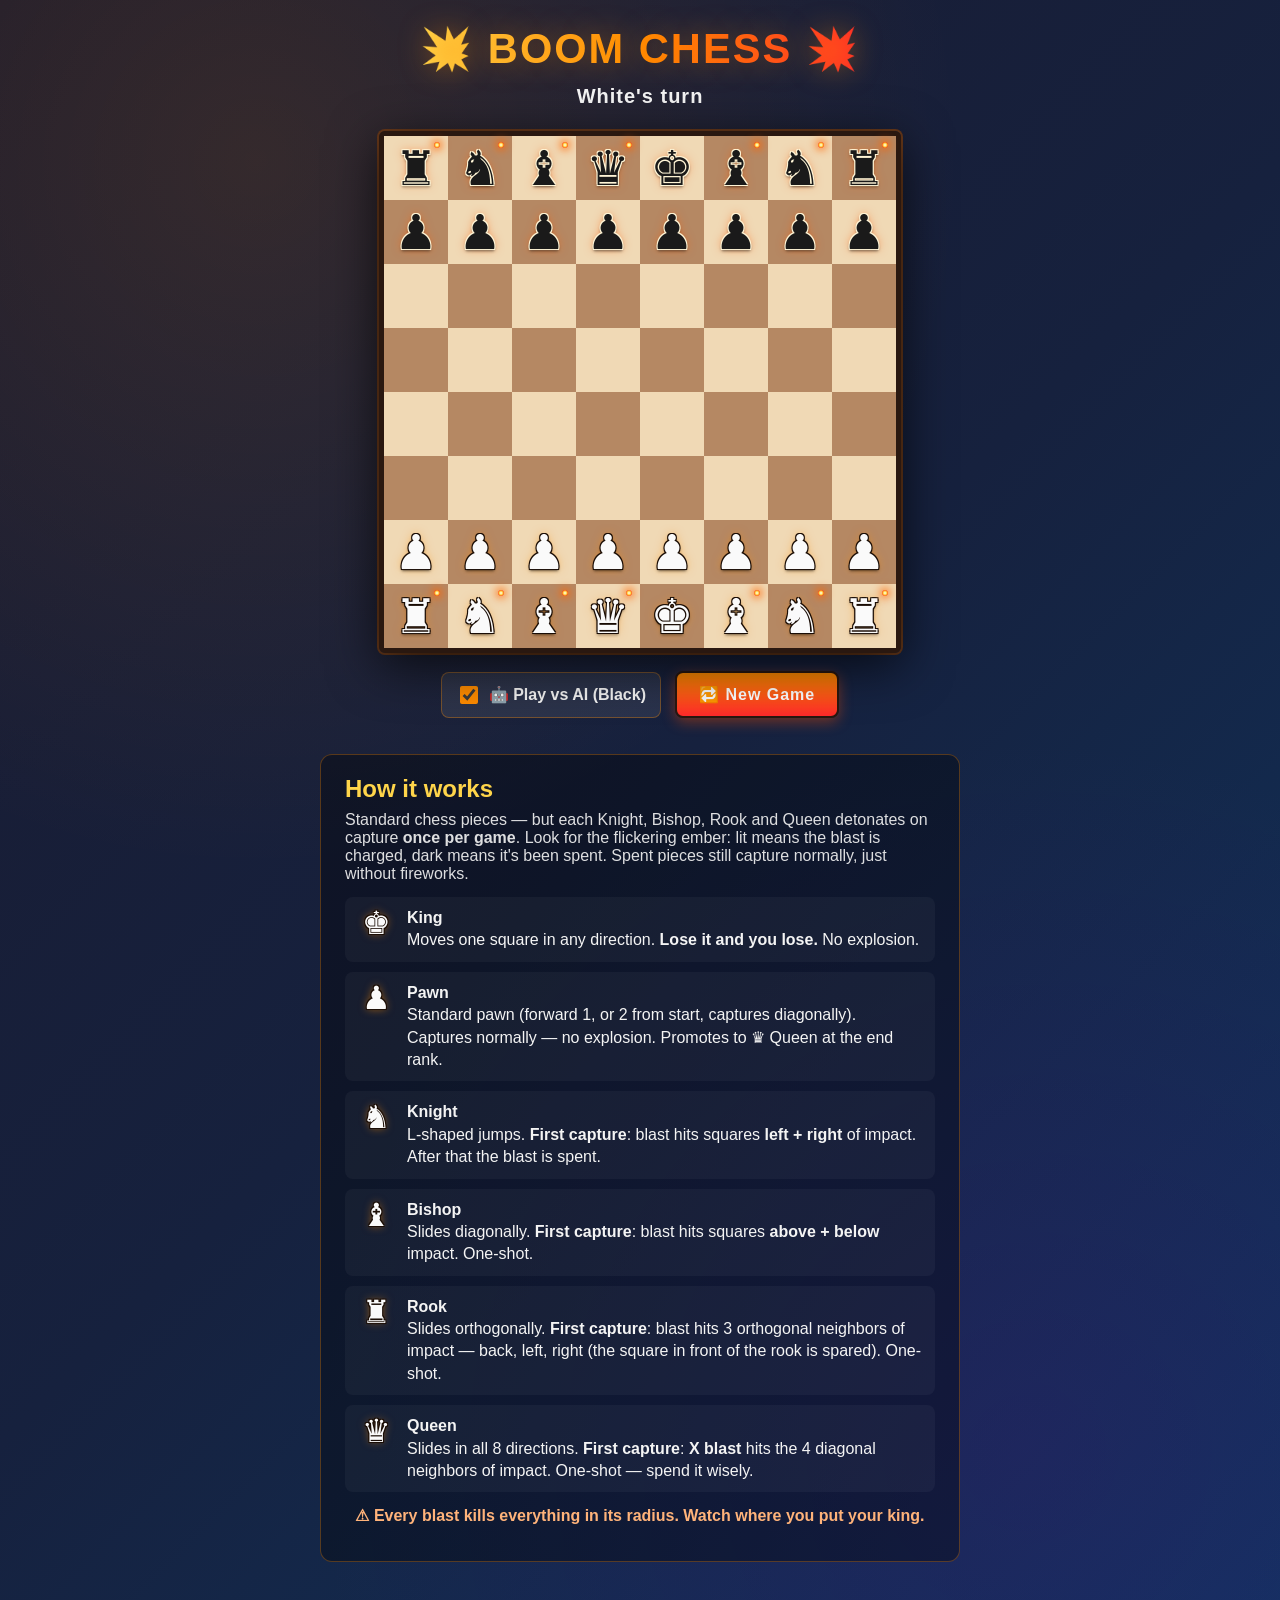
<file: index.html>
<!DOCTYPE html>
<html lang="en">
<head>
  <meta charset="UTF-8">
  <meta name="viewport" content="width=device-width, initial-scale=1">
  <title>BOOM CHESS — Explosive Chess</title>
  <link rel="stylesheet" href="style.css">
</head>
<body>
  <div class="shake-wrap" id="shake">
    <h1>💥 BOOM CHESS 💥</h1>
    <div id="status">White's turn</div>
    <div id="board"></div>
    <div class="controls">
      <label class="ai-toggle">
        <input type="checkbox" id="ai-toggle" checked>
        <span>🤖 Play vs AI (Black)</span>
      </label>
      <button id="reset">🔁 New Game</button>
    </div>
  </div>

  <section class="legend">
    <h2>How it works</h2>
    <p class="tagline">Standard chess pieces — but each Knight, Bishop, Rook and Queen detonates on capture <b>once per game</b>. Look for the flickering ember: lit means the blast is charged, dark means it's been spent. Spent pieces still capture normally, just without fireworks.</p>
    <div class="legend-grid">
      <div class="legend-item">
        <span class="lg-icon piece-icon">♚</span>
        <div><b>King</b><br>Moves one square in any direction. <b>Lose it and you lose.</b> No explosion.</div>
      </div>
      <div class="legend-item">
        <span class="lg-icon piece-icon">♟</span>
        <div><b>Pawn</b><br>Standard pawn (forward 1, or 2 from start, captures diagonally). Captures normally — no explosion. Promotes to ♛ Queen at the end rank.</div>
      </div>
      <div class="legend-item">
        <span class="lg-icon piece-icon">♞</span>
        <div><b>Knight</b><br>L-shaped jumps. <b>First capture</b>: blast hits squares <b>left + right</b> of impact. After that the blast is spent.</div>
      </div>
      <div class="legend-item">
        <span class="lg-icon piece-icon">♝</span>
        <div><b>Bishop</b><br>Slides diagonally. <b>First capture</b>: blast hits squares <b>above + below</b> impact. One-shot.</div>
      </div>
      <div class="legend-item">
        <span class="lg-icon piece-icon">♜</span>
        <div><b>Rook</b><br>Slides orthogonally. <b>First capture</b>: blast hits 3 orthogonal neighbors of impact — back, left, right (the square in front of the rook is spared). One-shot.</div>
      </div>
      <div class="legend-item">
        <span class="lg-icon piece-icon">♛</span>
        <div><b>Queen</b><br>Slides in all 8 directions. <b>First capture</b>: <b>X blast</b> hits the 4 diagonal neighbors of impact. One-shot — spend it wisely.</div>
      </div>
    </div>
    <p class="warning">⚠ Every blast kills <b>everything</b> in its radius. Watch where you put your king.</p>
  </section>

  <script src="game.js"></script>
</body>
</html>
</file>
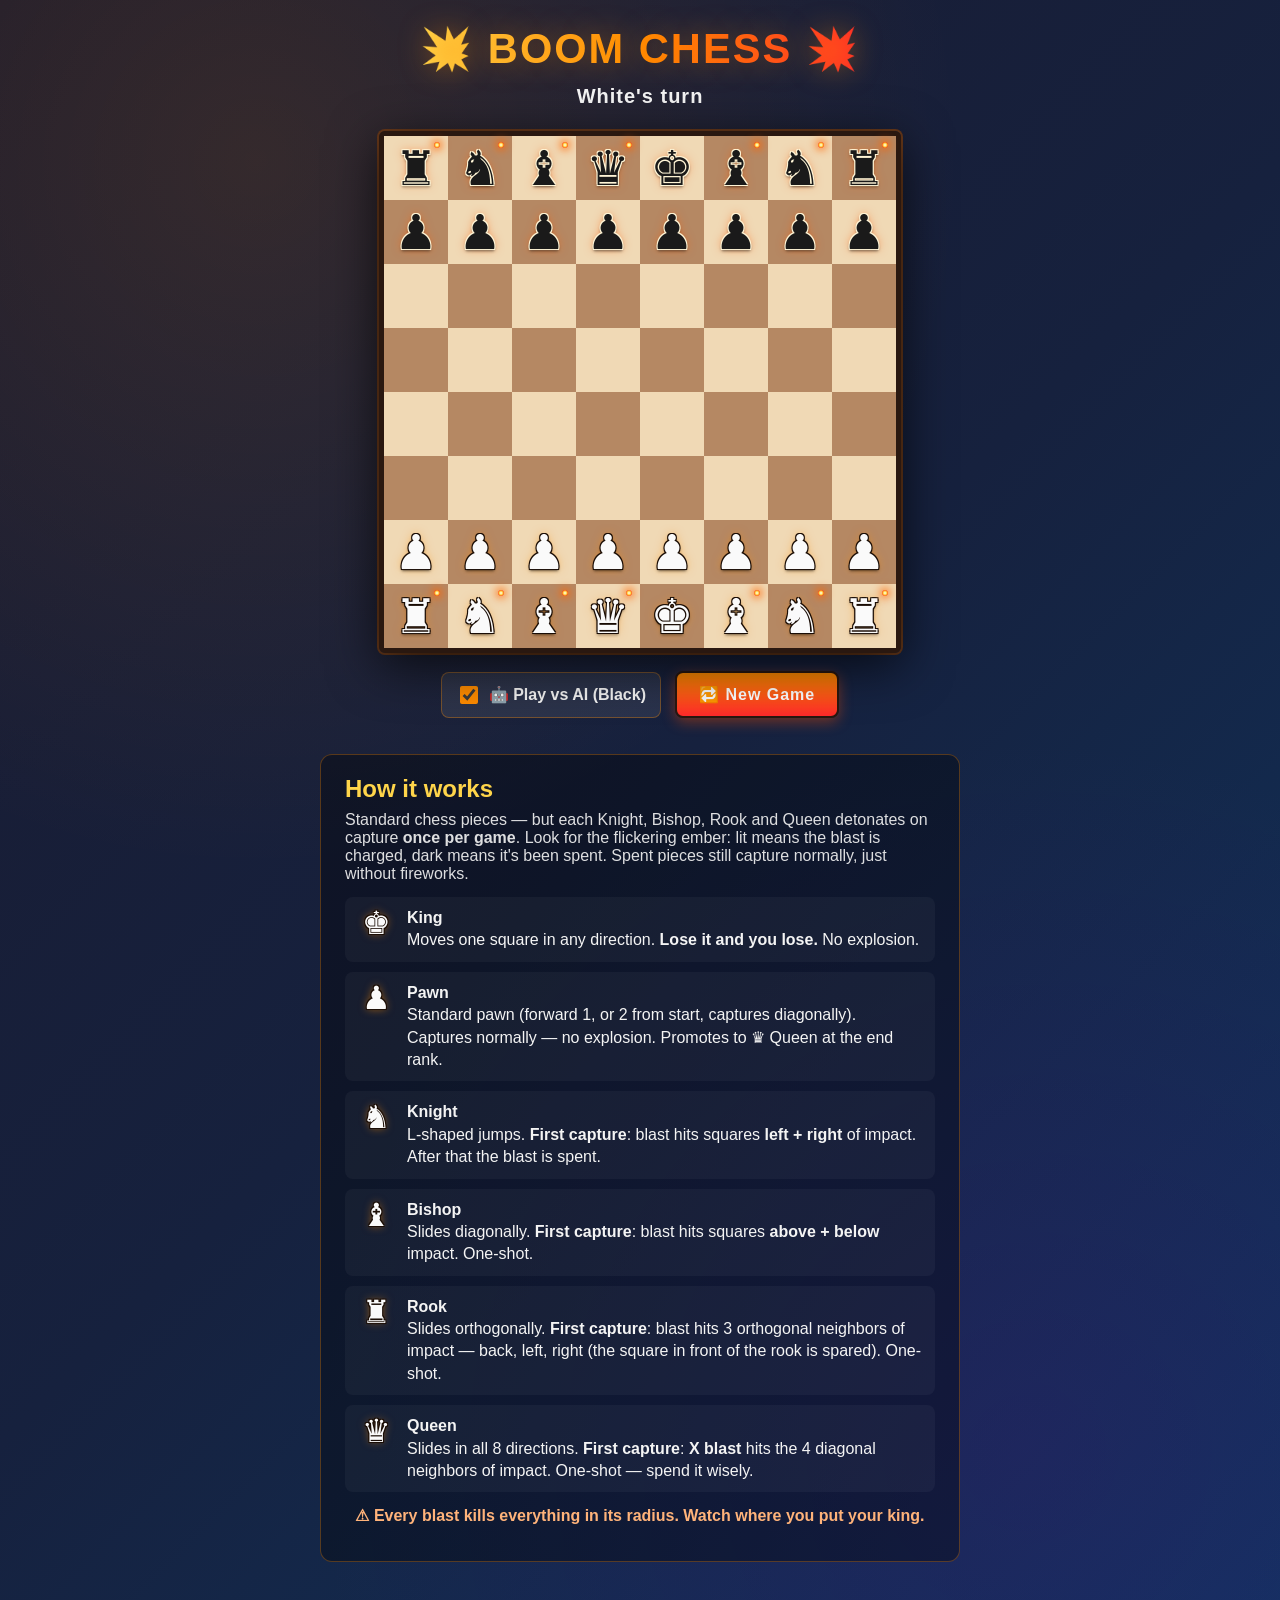
<file: boom-chess.html>
<!DOCTYPE html>
<html lang="en">
<head>
  <meta charset="UTF-8">
  <meta name="viewport" content="width=device-width, initial-scale=1">
  <title>BOOM CHESS — Explosive Chess</title>
  <style>
* { box-sizing: border-box; }

body {
  margin: 0;
  font-family: "Trebuchet MS", "Segoe UI", sans-serif;
  background:
    radial-gradient(circle at 20% 10%, rgba(255,140,0,0.12), transparent 40%),
    radial-gradient(circle at 80% 90%, rgba(90,0,128,0.18), transparent 40%),
    linear-gradient(135deg, #1a1a2e 0%, #16213e 50%, #0f3460 100%);
  min-height: 100vh;
  color: #f4f4f4;
  display: flex;
  flex-direction: column;
  align-items: center;
  padding: 24px 16px 48px;
  overflow-x: hidden;
}

.shake-wrap {
  display: flex;
  flex-direction: column;
  align-items: center;
}

h1 {
  font-size: 2.6rem;
  margin: 0 0 6px;
  letter-spacing: 2px;
  background: linear-gradient(90deg, #ffd54a, #ff8c00, #ff2a2a, #ff8c00, #ffd54a);
  background-size: 200% 100%;
  -webkit-background-clip: text;
  background-clip: text;
  color: transparent;
  text-shadow: 0 0 30px rgba(255, 140, 0, 0.4);
  animation: glow 4s linear infinite;
}

@keyframes glow {
  0%   { background-position: 0% 0%; }
  100% { background-position: 200% 0%; }
}

#status {
  font-size: 1.25rem;
  margin: 6px 0 14px;
  min-height: 1.6em;
  text-align: center;
  font-weight: bold;
  letter-spacing: 1px;
}

#status.winner {
  font-size: 1.6rem;
  color: #ffd54a;
  text-shadow: 0 0 12px #ff8c00, 0 0 24px #ff2a2a;
  animation: pulse 1.2s ease-in-out infinite;
}

@keyframes pulse {
  0%, 100% { transform: scale(1); }
  50% { transform: scale(1.08); }
}

#board {
  display: grid;
  grid-template-columns: repeat(8, 64px);
  grid-template-rows: repeat(8, 64px);
  border: 5px solid #2a1810;
  border-radius: 6px;
  box-shadow:
    0 12px 50px rgba(0,0,0,0.7),
    0 0 0 2px #6b3a1a,
    inset 0 0 0 1px rgba(0,0,0,0.4);
  position: relative;
}

.square {
  position: relative;
  display: flex;
  align-items: center;
  justify-content: center;
  cursor: pointer;
  transition: background-color 0.15s;
}

.square.light { background: #f0d9b5; }
.square.dark  { background: #b58863; }

.square.selected {
  background: #f7e9a0 !important;
  box-shadow: inset 0 0 0 4px #4caf50;
  z-index: 2;
}
.square.dark.selected { background: #c9a76d !important; }

.square.move-empty::before {
  content: '';
  position: absolute;
  width: 22px; height: 22px;
  border-radius: 50%;
  background: rgba(60, 180, 60, 0.55);
  box-shadow: 0 0 8px rgba(60, 180, 60, 0.7);
  pointer-events: none;
}

.square.move-capture {
  box-shadow: inset 0 0 0 4px rgba(255, 40, 40, 0.75);
}
.square.move-capture::before {
  content: '';
  position: absolute;
  inset: 0;
  background: radial-gradient(circle, transparent 45%, rgba(255,40,40,0.35) 70%);
  pointer-events: none;
}

.piece {
  width: 60px;
  height: 60px;
  display: flex;
  align-items: center;
  justify-content: center;
  font-size: 48px;
  line-height: 1;
  user-select: none;
  pointer-events: none;
  position: relative;
  z-index: 1;
  font-family: "Segoe UI Symbol", "Apple Symbols", "Noto Sans Symbols", "DejaVu Sans", sans-serif;
  transition: transform 0.12s, text-shadow 0.2s;
}

.square:hover .piece { transform: scale(1.08); }

.piece.white {
  color: #fafafa;
  text-shadow:
    -1px -1px 0 #1a0d05,
     1px -1px 0 #1a0d05,
    -1px  1px 0 #1a0d05,
     1px  1px 0 #1a0d05,
     0  2px 3px rgba(0,0,0,0.55),
     0  0   10px rgba(255, 140, 0, 0.5);
}
.piece.black {
  color: #1a1a1a;
  text-shadow:
    -1px -1px 0 #fff5d6,
     1px -1px 0 #fff5d6,
    -1px  1px 0 #fff5d6,
     1px  1px 0 #fff5d6,
     0  2px 3px rgba(0,0,0,0.55),
     0  0   10px rgba(255, 90, 0, 0.55);
}

/* Lit fuse ember — only on pieces with an unspent blast charge */
.piece.charged::after {
  content: '';
  position: absolute;
  top: 4px;
  right: 6px;
  width: 6px;
  height: 6px;
  border-radius: 50%;
  background: radial-gradient(circle, #fff 0%, #ffd54a 40%, #ff3a00 75%, transparent 100%);
  box-shadow: 0 0 8px 2px rgba(255, 100, 0, 0.9);
  animation: ember 2.2s ease-in-out infinite;
}

@keyframes ember {
  0%, 100% { opacity: 0.55; transform: scale(0.9); }
  50%      { opacity: 1;    transform: scale(1.2); }
}

/* Explosions */
.explosion {
  position: absolute;
  inset: -8px;
  pointer-events: none;
  border-radius: 50%;
  z-index: 10;
  background: radial-gradient(circle,
    #ffffff 0%,
    #fff7b0 12%,
    #ffd54a 25%,
    #ff8c00 45%,
    #ff2a2a 65%,
    rgba(120, 20, 0, 0.6) 80%,
    transparent 95%);
  box-shadow:
    0 0 30px 8px #ff8c00,
    0 0 60px 16px rgba(255, 42, 42, 0.7);
  animation: explode 0.6s cubic-bezier(0.2, 0.7, 0.4, 1) forwards;
}

@keyframes explode {
  0%   { transform: scale(0.2); opacity: 0.9; }
  35%  { transform: scale(1.5); opacity: 1; }
  100% { transform: scale(2.0); opacity: 0; }
}

.explosion.nuke {
  inset: -16px;
  background: radial-gradient(circle,
    #ffffff 0%,
    #ffffff 8%,
    #fff200 18%,
    #ff8c00 38%,
    #ff2a2a 58%,
    #7a0080 78%,
    rgba(40, 0, 60, 0.7) 90%,
    transparent 100%);
  box-shadow:
    0 0 50px 16px #ff8c00,
    0 0 100px 32px #ff2a2a,
    0 0 160px 50px rgba(122, 0, 128, 0.7);
  animation: nuke 0.95s cubic-bezier(0.2, 0.7, 0.3, 1) forwards;
}

@keyframes nuke {
  0%   { transform: scale(0.1); opacity: 1; }
  25%  { transform: scale(2.0); opacity: 1; }
  60%  { transform: scale(2.6); opacity: 0.95; }
  100% { transform: scale(3.2); opacity: 0; }
}

.explosion.line {
  background: radial-gradient(ellipse,
    #ffffff 0%, #ffd54a 25%, #ff6a00 55%, #ff2a2a 75%, transparent 95%);
  animation: explode 0.55s ease-out forwards;
}

.explosion.x {
  background: radial-gradient(circle,
    #fff 0%, #ffd54a 25%, #ff6a00 50%, transparent 75%);
  animation: explode 0.5s ease-out forwards;
}

.explosion.plus {
  inset: 4px;
  background: radial-gradient(circle, #fff 0%, #ffd54a 35%, #ff6a00 70%, transparent 100%);
  box-shadow: 0 0 16px 4px #ff8c00;
  animation: explode 0.45s ease-out forwards;
}

/* Shake on detonation */
@keyframes shake-small {
  0%, 100% { transform: translate(0, 0); }
  20% { transform: translate(-3px, 2px); }
  40% { transform: translate(3px, -2px); }
  60% { transform: translate(-2px, -2px); }
  80% { transform: translate(2px, 2px); }
}
@keyframes shake-big {
  0%, 100% { transform: translate(0, 0); }
  8%  { transform: translate(-12px, -6px) rotate(-0.4deg); }
  16% { transform: translate(12px, 6px)   rotate(0.4deg); }
  24% { transform: translate(-10px, 7px)  rotate(-0.3deg); }
  32% { transform: translate(10px, -7px)  rotate(0.3deg); }
  40% { transform: translate(-7px, 4px); }
  50% { transform: translate(7px, -4px); }
  60% { transform: translate(-5px, 2px); }
  70% { transform: translate(5px, -2px); }
  80% { transform: translate(-2px, 1px); }
  90% { transform: translate(2px, -1px); }
}
.shake-wrap.shaking-small { animation: shake-small 0.35s ease-in-out; }
.shake-wrap.shaking-big   { animation: shake-big 0.8s ease-in-out; }

/* Controls */
.controls {
  margin-top: 18px;
  display: flex;
  gap: 14px;
  align-items: center;
  flex-wrap: wrap;
  justify-content: center;
}
.ai-toggle {
  display: flex;
  align-items: center;
  gap: 8px;
  cursor: pointer;
  user-select: none;
  background: rgba(255, 255, 255, 0.08);
  padding: 10px 14px;
  border-radius: 8px;
  border: 1px solid rgba(255, 140, 0, 0.35);
  font-weight: bold;
  color: #f4f4f4;
}
.ai-toggle input {
  width: 18px;
  height: 18px;
  cursor: pointer;
  accent-color: #ff8c00;
}
#status.thinking {
  color: #9adcff;
  text-shadow: 0 0 10px rgba(80, 180, 255, 0.6);
}
#reset {
  background: linear-gradient(180deg, #ff8c00, #ff2a2a);
  color: white;
  border: 2px solid #2a1810;
  padding: 12px 22px;
  font-size: 1rem;
  font-weight: bold;
  letter-spacing: 1px;
  border-radius: 8px;
  cursor: pointer;
  box-shadow: 0 4px 14px rgba(255, 80, 0, 0.4);
  transition: transform 0.1s, box-shadow 0.2s;
}
#reset:hover { transform: translateY(-2px); box-shadow: 0 6px 20px rgba(255, 80, 0, 0.6); }
#reset:active { transform: translateY(0); }

/* Legend */
.legend {
  margin-top: 36px;
  max-width: 640px;
  background: rgba(0, 0, 0, 0.35);
  border-radius: 12px;
  padding: 20px 24px;
  border: 1px solid rgba(255, 140, 0, 0.3);
}
.legend h2 {
  margin: 0 0 8px;
  color: #ffd54a;
}
.tagline { margin: 0 0 14px; opacity: 0.9; }
.legend-grid {
  display: grid;
  grid-template-columns: 1fr;
  gap: 10px;
}
.legend-item {
  display: flex;
  align-items: flex-start;
  gap: 12px;
  background: rgba(255,255,255,0.04);
  padding: 10px 12px;
  border-radius: 8px;
  line-height: 1.4;
}
.lg-icon {
  font-size: 32px;
  flex-shrink: 0;
  width: 38px;
  text-align: center;
  line-height: 1;
}
.piece-icon {
  color: #fafafa;
  text-shadow:
    -1px -1px 0 #1a0d05,
     1px -1px 0 #1a0d05,
    -1px  1px 0 #1a0d05,
     1px  1px 0 #1a0d05,
     0 0 8px rgba(255, 140, 0, 0.6);
}
.warning {
  margin-top: 14px;
  color: #ffb37a;
  font-weight: bold;
  text-align: center;
}

@media (max-width: 580px) {
  #board {
    grid-template-columns: repeat(8, 40px);
    grid-template-rows: repeat(8, 40px);
  }
  .piece { width: 34px; height: 34px; font-size: 20px; }
  h1 { font-size: 1.8rem; }
}

</style>
</head>
<body>
  <div class="shake-wrap" id="shake">
    <h1>💥 BOOM CHESS 💥</h1>
    <div id="status">White's turn</div>
    <div id="board"></div>
    <div class="controls">
      <label class="ai-toggle">
        <input type="checkbox" id="ai-toggle" checked>
        <span>🤖 Play vs AI (Black)</span>
      </label>
      <button id="reset">🔁 New Game</button>
    </div>
  </div>

  <section class="legend">
    <h2>How it works</h2>
    <p class="tagline">Standard chess pieces — but each Knight, Bishop, Rook and Queen detonates on capture <b>once per game</b>. Look for the flickering ember: lit means the blast is charged, dark means it's been spent. Spent pieces still capture normally, just without fireworks.</p>
    <div class="legend-grid">
      <div class="legend-item">
        <span class="lg-icon piece-icon">♚</span>
        <div><b>King</b><br>Moves one square in any direction. <b>Lose it and you lose.</b> No explosion.</div>
      </div>
      <div class="legend-item">
        <span class="lg-icon piece-icon">♟</span>
        <div><b>Pawn</b><br>Standard pawn (forward 1, or 2 from start, captures diagonally). Captures normally — no explosion. Promotes to ♛ Queen at the end rank.</div>
      </div>
      <div class="legend-item">
        <span class="lg-icon piece-icon">♞</span>
        <div><b>Knight</b><br>L-shaped jumps. <b>First capture</b>: blast hits squares <b>left + right</b> of impact. After that the blast is spent.</div>
      </div>
      <div class="legend-item">
        <span class="lg-icon piece-icon">♝</span>
        <div><b>Bishop</b><br>Slides diagonally. <b>First capture</b>: blast hits squares <b>above + below</b> impact. One-shot.</div>
      </div>
      <div class="legend-item">
        <span class="lg-icon piece-icon">♜</span>
        <div><b>Rook</b><br>Slides orthogonally. <b>First capture</b>: blast hits 3 orthogonal neighbors of impact — back, left, right (the square in front of the rook is spared). One-shot.</div>
      </div>
      <div class="legend-item">
        <span class="lg-icon piece-icon">♛</span>
        <div><b>Queen</b><br>Slides in all 8 directions. <b>First capture</b>: <b>X blast</b> hits the 4 diagonal neighbors of impact. One-shot — spend it wisely.</div>
      </div>
    </div>
    <p class="warning">⚠ Every blast kills <b>everything</b> in its radius. Watch where you put your king.</p>
  </section>

  <script>
// BOOM CHESS — explosive chess with custom pieces + AI opponent
// Pawns and Kings move normally; every other piece is replaced with an explosive.

const SIZE = 8;

const PIECE_INFO = {
  king:   { symbol: '♚', name: 'King' },
  pawn:   { symbol: '♟', name: 'Pawn' },
  knight: { symbol: '♞', name: 'Knight' },
  bishop: { symbol: '♝', name: 'Bishop' },
  rook:   { symbol: '♜', name: 'Rook' },
  queen:  { symbol: '♛', name: 'Queen' },
};

const PIECE_VALUE = {
  king: 10000, queen: 9, rook: 5, bishop: 3.5, knight: 3.5, pawn: 1,
};

const BLAST_CAPABLE = new Set(['knight', 'bishop', 'rook', 'queen']);

let board, turn, selected, legalMoves, gameOver, winner, busy;
let aiEnabled = true;
const aiColor = 'black';

// ----- Setup -----

function initBoard() {
  board = Array.from({ length: SIZE }, () => Array(SIZE).fill(null));
  const backRank = ['rook','knight','bishop','queen','king','bishop','knight','rook'];
  for (let c = 0; c < SIZE; c++) {
    board[0][c] = { type: backRank[c], color: 'black' };
    board[1][c] = { type: 'pawn',      color: 'black' };
    board[6][c] = { type: 'pawn',      color: 'white' };
    board[7][c] = { type: backRank[c], color: 'white' };
  }
  turn = 'white';
  selected = null;
  legalMoves = [];
  gameOver = false;
  winner = null;
  busy = false;
}

function inBounds(r, c) {
  return r >= 0 && r < SIZE && c >= 0 && c < SIZE;
}

function cloneBoard(b) {
  return b.map(row => row.map(cell => cell ? { ...cell } : null));
}

// ----- Movement (pure: takes board state) -----

function getMovesOn(b, r, c) {
  const piece = b[r][c];
  if (!piece) return [];
  const moves = [];
  const { type, color } = piece;

  const slide = (dirs) => {
    for (const [dr, dc] of dirs) {
      for (let i = 1; i < SIZE; i++) {
        const nr = r + dr * i, nc = c + dc * i;
        if (!inBounds(nr, nc)) break;
        const t = b[nr][nc];
        if (!t) moves.push({ r: nr, c: nc, capture: false });
        else { if (t.color !== color) moves.push({ r: nr, c: nc, capture: true }); break; }
      }
    }
  };

  if (type === 'king') {
    for (let dr = -1; dr <= 1; dr++) for (let dc = -1; dc <= 1; dc++) {
      if (!dr && !dc) continue;
      const nr = r + dr, nc = c + dc;
      if (!inBounds(nr, nc)) continue;
      const t = b[nr][nc];
      if (!t || t.color !== color) moves.push({ r: nr, c: nc, capture: !!t });
    }
  } else if (type === 'pawn') {
    const dir = color === 'white' ? -1 : 1;
    const startRow = color === 'white' ? 6 : 1;
    const fr1 = r + dir;
    if (inBounds(fr1, c) && !b[fr1][c]) {
      moves.push({ r: fr1, c, capture: false });
      const fr2 = r + 2 * dir;
      if (r === startRow && inBounds(fr2, c) && !b[fr2][c]) {
        moves.push({ r: fr2, c, capture: false });
      }
    }
    for (const dc of [-1, 1]) {
      const nr = r + dir, nc = c + dc;
      if (inBounds(nr, nc) && b[nr][nc] && b[nr][nc].color !== color) {
        moves.push({ r: nr, c: nc, capture: true });
      }
    }
  } else if (type === 'knight') {
    const jumps = [[-2,-1],[-2,1],[-1,-2],[-1,2],[1,-2],[1,2],[2,-1],[2,1]];
    for (const [dr, dc] of jumps) {
      const nr = r + dr, nc = c + dc;
      if (!inBounds(nr, nc)) continue;
      const t = b[nr][nc];
      if (!t || t.color !== color) moves.push({ r: nr, c: nc, capture: !!t });
    }
  } else if (type === 'bishop') {
    slide([[-1,-1],[-1,1],[1,-1],[1,1]]);
  } else if (type === 'rook') {
    slide([[-1,0],[1,0],[0,-1],[0,1]]);
  } else if (type === 'queen') {
    slide([[-1,-1],[-1,0],[-1,1],[0,-1],[0,1],[1,-1],[1,0],[1,1]]);
  }

  return moves;
}

function getMoves(r, c) { return getMovesOn(board, r, c); }

// ----- Explosions -----

function getBlast(piece, fromR, fromC, toR, toC) {
  // Spent pieces have already used their one blast — capture is silent.
  if (piece.spent) {
    return { squares: [], css: 'none', shake: null, destructive: false };
  }

  const set = new Set();
  const add = (r, c) => { if (inBounds(r, c)) set.add(r * SIZE + c); };

  let css = 'normal';
  let shake = 'small';
  let destructive = true;

  switch (piece.type) {
    case 'knight':
      // Lateral blast: left + right of landing
      add(toR, toC - 1); add(toR, toC + 1);
      css = 'normal'; break;
    case 'bishop':
      // Vertical blast: above + below landing
      add(toR - 1, toC); add(toR + 1, toC);
      css = 'normal'; break;
    case 'rook': {
      // Three of the four orthogonal neighbors — skip the one in front
      // (the direction the rook moved toward the target)
      const fdr = Math.sign(toR - fromR);
      const fdc = Math.sign(toC - fromC);
      for (const [dr, dc] of [[-1,0],[1,0],[0,-1],[0,1]]) {
        if (dr === fdr && dc === fdc) continue; // skip the forward square
        add(toR + dr, toC + dc);
      }
      css = 'normal'; shake = 'small'; break;
    }
    case 'queen':
      // X blast: 4 diagonal neighbors of landing
      add(toR - 1, toC - 1); add(toR - 1, toC + 1);
      add(toR + 1, toC - 1); add(toR + 1, toC + 1);
      css = 'nuke'; shake = 'big'; break;
    default:
      // pawn, king, anything else — no blast
      shake = null;
  }

  const squares = [...set].map(n => ({ r: Math.floor(n / SIZE), c: n % SIZE }));
  return { squares, css, shake, destructive };
}

// ----- Pure move application (for AI simulation) -----

function applyMoveOn(b, fromR, fromC, toR, toC) {
  const nb = cloneBoard(b);
  const piece = nb[fromR][fromC];
  const isCapture = !!nb[toR][toC];
  nb[fromR][fromC] = null;
  nb[toR][toC] = piece;
  if (piece.type === 'pawn') {
    if ((piece.color === 'white' && toR === 0) || (piece.color === 'black' && toR === SIZE - 1)) {
      piece.type = 'queen';
      piece.spent = false;
    }
  }
  if (isCapture) {
    const blast = getBlast(piece, fromR, fromC, toR, toC);
    if (blast.destructive) {
      for (const { r, c } of blast.squares) nb[r][c] = null;
    }
    if (BLAST_CAPABLE.has(piece.type)) piece.spent = true;
  }
  return nb;
}

function allMovesFor(b, color) {
  const out = [];
  for (let r = 0; r < SIZE; r++) for (let c = 0; c < SIZE; c++) {
    const p = b[r][c];
    if (!p || p.color !== color) continue;
    for (const m of getMovesOn(b, r, c)) {
      out.push({ fromR: r, fromC: c, toR: m.r, toC: m.c, capture: m.capture });
    }
  }
  return out;
}

function findKings(b) {
  let w = false, k = false;
  for (let r = 0; r < SIZE; r++) for (let c = 0; c < SIZE; c++) {
    const p = b[r][c];
    if (p && p.type === 'king') {
      if (p.color === 'white') w = true; else k = true;
    }
  }
  return { white: w, black: k };
}

// ----- AI -----

function evaluate(b, perspective) {
  const kings = findKings(b);
  const myKing = kings[perspective];
  const oppColor = perspective === 'white' ? 'black' : 'white';
  const oppKing = kings[oppColor];
  if (!myKing && !oppKing) return 0;
  if (!myKing) return -1e8;
  if (!oppKing) return  1e8;

  let myScore = 0, oppScore = 0;
  for (let r = 0; r < SIZE; r++) for (let c = 0; c < SIZE; c++) {
    const p = b[r][c];
    if (!p) continue;
    let v = PIECE_VALUE[p.type];
    if (p.spent) v *= 0.7; // a spent piece is worth less — its charge is gone
    if (p.color === perspective) myScore += v; else oppScore += v;
  }
  return myScore - oppScore;
}

function minimax(b, depth, color, alpha, beta, perspective) {
  const kings = findKings(b);
  if (!kings.white || !kings.black || depth === 0) return evaluate(b, perspective);

  const moves = allMovesFor(b, color);
  if (moves.length === 0) return evaluate(b, perspective);

  const next = color === 'white' ? 'black' : 'white';
  const isMax = color === perspective;

  if (isMax) {
    let best = -Infinity;
    for (const m of moves) {
      const nb = applyMoveOn(b, m.fromR, m.fromC, m.toR, m.toC);
      const s = minimax(nb, depth - 1, next, alpha, beta, perspective);
      if (s > best) best = s;
      if (best > alpha) alpha = best;
      if (beta <= alpha) break;
    }
    return best;
  } else {
    let best = Infinity;
    for (const m of moves) {
      const nb = applyMoveOn(b, m.fromR, m.fromC, m.toR, m.toC);
      const s = minimax(nb, depth - 1, next, alpha, beta, perspective);
      if (s < best) best = s;
      if (best < beta) beta = best;
      if (beta <= alpha) break;
    }
    return best;
  }
}

function pickAIMove() {
  const moves = allMovesFor(board, aiColor);
  if (moves.length === 0) return null;

  const depth = 2;
  const next = aiColor === 'white' ? 'black' : 'white';
  let bestScore = -Infinity;
  let bestMoves = [];

  // Shuffle for tiebreak variety
  const shuffled = [...moves].sort(() => Math.random() - 0.5);

  for (const m of shuffled) {
    const nb = applyMoveOn(board, m.fromR, m.fromC, m.toR, m.toC);
    let s = minimax(nb, depth - 1, next, -Infinity, Infinity, aiColor);
    // Aggression bonus — favour explosions when otherwise equal
    if (m.capture) s += 0.4;
    s += Math.random() * 0.05;
    if (s > bestScore) { bestScore = s; bestMoves = [m]; }
    else if (s === bestScore) bestMoves.push(m);
  }
  return bestMoves[Math.floor(Math.random() * bestMoves.length)];
}

async function aiTurn() {
  if (gameOver || !aiEnabled || turn !== aiColor || busy) return;
  busy = true;
  render();

  // Brief "thinking" pause so it doesn't feel instant
  await new Promise(r => setTimeout(r, 350));

  const move = pickAIMove();
  if (!move) {
    gameOver = true;
    winner = aiColor === 'white' ? 'black' : 'white';
    busy = false;
    render();
    return;
  }

  // Flash the chosen piece + target square briefly
  selected = { r: move.fromR, c: move.fromC };
  legalMoves = [{ r: move.toR, c: move.toC, capture: !!board[move.toR][move.toC] }];
  render();
  await new Promise(r => setTimeout(r, 350));

  busy = false; // makeMove sets its own
  await makeMove(move.fromR, move.fromC, move.toR, move.toC);
}

// ----- Move execution (mutates live board, animates) -----

async function makeMove(fromR, fromC, toR, toC) {
  if (busy || gameOver) return;
  busy = true;

  const piece = board[fromR][fromC];
  const isCapture = !!board[toR][toC];

  board[fromR][fromC] = null;
  board[toR][toC] = piece;

  if (piece.type === 'pawn') {
    if ((piece.color === 'white' && toR === 0) || (piece.color === 'black' && toR === SIZE - 1)) {
      piece.type = 'queen';
      piece.spent = false;
    }
  }

  selected = null;
  legalMoves = [];
  render();

  if (isCapture) {
    const blast = getBlast(piece, fromR, fromC, toR, toC);
    await playExplosion(blast);
    if (blast.destructive) {
      for (const { r, c } of blast.squares) board[r][c] = null;
    }
    if (BLAST_CAPABLE.has(piece.type)) piece.spent = true;
  }

  const kings = findKings(board);
  if (!kings.white || !kings.black) {
    gameOver = true;
    if (!kings.white && !kings.black) winner = 'draw';
    else if (!kings.white) winner = 'black';
    else winner = 'white';
  } else {
    turn = turn === 'white' ? 'black' : 'white';
  }

  busy = false;
  render();

  // Hand off to AI if its turn
  if (!gameOver && aiEnabled && turn === aiColor) {
    aiTurn();
  }
}

// ----- Animation -----

function playExplosion(blast) {
  if (!blast.squares.length) return Promise.resolve();
  return new Promise(resolve => {
    const boardEl = document.getElementById('board');
    const wrap = document.getElementById('shake');

    const overlays = [];
    for (const { r, c } of blast.squares) {
      const sq = boardEl.children[r * SIZE + c];
      if (!sq) continue;
      const el = document.createElement('div');
      el.className = 'explosion ' + blast.css;
      el.style.animationDelay = `${Math.random() * 80}ms`;
      sq.appendChild(el);
      overlays.push(el);
    }

    if (blast.shake === 'big') wrap.classList.add('shaking-big');
    else if (blast.shake === 'small') wrap.classList.add('shaking-small');

    const duration = blast.css === 'nuke' ? 950 : 600;
    setTimeout(() => {
      wrap.classList.remove('shaking-small', 'shaking-big');
      for (const el of overlays) el.remove();
      resolve();
    }, duration);
  });
}

// ----- Rendering -----

function render() {
  const boardEl = document.getElementById('board');
  boardEl.innerHTML = '';

  for (let r = 0; r < SIZE; r++) {
    for (let c = 0; c < SIZE; c++) {
      const sq = document.createElement('div');
      sq.className = 'square ' + ((r + c) % 2 === 0 ? 'light' : 'dark');
      sq.dataset.r = r;
      sq.dataset.c = c;

      if (selected && selected.r === r && selected.c === c) sq.classList.add('selected');

      const move = legalMoves.find(m => m.r === r && m.c === c);
      if (move) sq.classList.add(move.capture ? 'move-capture' : 'move-empty');

      const p = board[r][c];
      if (p) {
        const pe = document.createElement('div');
        pe.className = 'piece ' + p.color;
        if (BLAST_CAPABLE.has(p.type) && !p.spent) pe.classList.add('charged');
        pe.textContent = PIECE_INFO[p.type].symbol;
        const state = (BLAST_CAPABLE.has(p.type) && p.spent) ? ' (spent)' : '';
        pe.title = `${p.color} ${PIECE_INFO[p.type].name}${state}`;
        sq.appendChild(pe);
      }

      sq.addEventListener('click', () => onSquareClick(r, c));
      boardEl.appendChild(sq);
    }
  }

  const status = document.getElementById('status');
  status.classList.remove('winner', 'thinking');
  if (gameOver) {
    status.classList.add('winner');
    if (winner === 'draw') status.textContent = '💥 DOUBLE KO — DRAW! 💥';
    else status.textContent = `🏆 ${winner.toUpperCase()} WINS! 🏆`;
  } else if (aiEnabled && turn === aiColor && busy) {
    status.classList.add('thinking');
    status.textContent = '🤖 AI is thinking…';
  } else {
    const t = turn === 'white' ? 'White' : 'Black';
    const tag = (aiEnabled && turn === aiColor) ? ' (AI)' : '';
    status.textContent = `${t}'s turn${tag}`;
  }
}

function onSquareClick(r, c) {
  if (busy || gameOver) return;
  if (aiEnabled && turn === aiColor) return; // not your turn

  const piece = board[r][c];

  if (selected) {
    const move = legalMoves.find(m => m.r === r && m.c === c);
    if (move) {
      const from = selected;
      selected = null;
      legalMoves = [];
      makeMove(from.r, from.c, r, c);
      return;
    }
    if (piece && piece.color === turn) {
      selected = { r, c };
      legalMoves = getMoves(r, c);
    } else {
      selected = null;
      legalMoves = [];
    }
    render();
  } else if (piece && piece.color === turn) {
    selected = { r, c };
    legalMoves = getMoves(r, c);
    render();
  }
}

document.getElementById('reset').addEventListener('click', () => {
  if (busy) return;
  initBoard();
  render();
  if (aiEnabled && turn === aiColor) aiTurn();
});

document.getElementById('ai-toggle').addEventListener('change', (e) => {
  aiEnabled = e.target.checked;
  render();
  if (aiEnabled && !gameOver && turn === aiColor && !busy) aiTurn();
});

initBoard();
render();

</script>
</body>
</html>
</file>
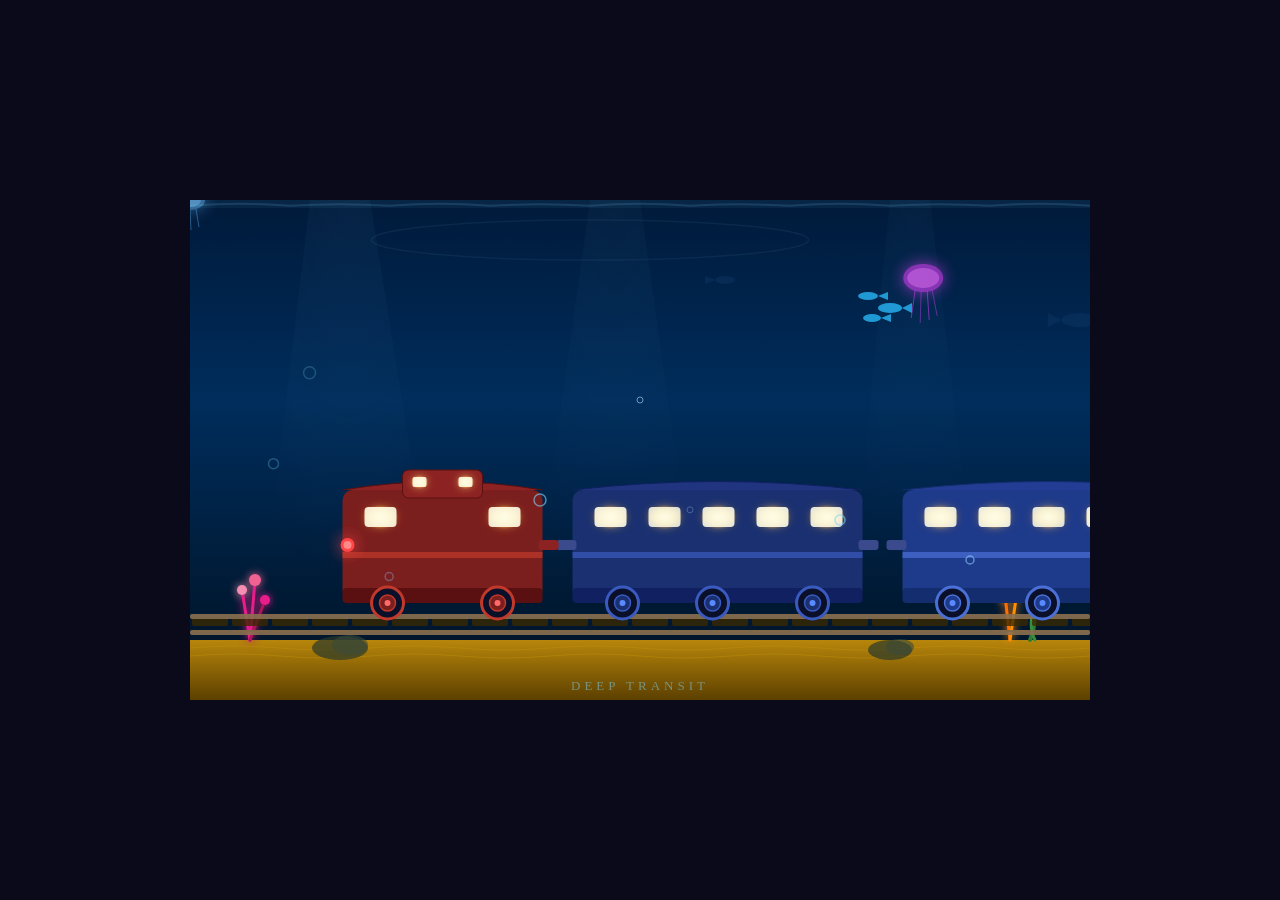
<file: underwater-train.html>
<!DOCTYPE html>
<html lang="en">
<head>
  <meta charset="UTF-8">
  <meta name="viewport" content="width=device-width, initial-scale=1.0">
  <title>Underwater Train</title>
  <style>
    * { margin: 0; padding: 0; box-sizing: border-box; }
    body {
      background: #0a0a1a;
      display: flex;
      justify-content: center;
      align-items: center;
      min-height: 100vh;
      font-family: sans-serif;
    }
    svg {
      width: min(900px, 100vw);
      height: auto;
      display: block;
    }
  </style>
</head>
<body>
<svg viewBox="0 0 900 500" xmlns="http://www.w3.org/2000/svg">
  <defs>
    <!-- Ocean gradient background -->
    <linearGradient id="oceanBg" x1="0" y1="0" x2="0" y2="1">
      <stop offset="0%" stop-color="#001a3a"/>
      <stop offset="40%" stop-color="#002d5c"/>
      <stop offset="100%" stop-color="#001020"/>
    </linearGradient>

    <!-- Light beam gradient -->
    <radialGradient id="lightBeam" cx="50%" cy="0%" r="80%">
      <stop offset="0%" stop-color="#7dd4fc" stop-opacity="0.15"/>
      <stop offset="100%" stop-color="#7dd4fc" stop-opacity="0"/>
    </radialGradient>

    <!-- Train window glow -->
    <radialGradient id="windowGlow" cx="50%" cy="50%" r="50%">
      <stop offset="0%" stop-color="#fffde7" stop-opacity="0.95"/>
      <stop offset="60%" stop-color="#ffd54f" stop-opacity="0.6"/>
      <stop offset="100%" stop-color="#ff8f00" stop-opacity="0"/>
    </radialGradient>

    <!-- Headlight glow -->
    <radialGradient id="headlightGlow" cx="100%" cy="50%" r="100%">
      <stop offset="0%" stop-color="#fffde7" stop-opacity="1"/>
      <stop offset="40%" stop-color="#fff176" stop-opacity="0.5"/>
      <stop offset="100%" stop-color="#ffd54f" stop-opacity="0"/>
    </radialGradient>

    <!-- Sand gradient -->
    <linearGradient id="sandGrad" x1="0" y1="0" x2="0" y2="1">
      <stop offset="0%" stop-color="#b8860b"/>
      <stop offset="100%" stop-color="#5c4000"/>
    </linearGradient>

    <!-- Bubble filter -->
    <filter id="blur1" x="-50%" y="-50%" width="200%" height="200%">
      <feGaussianBlur stdDeviation="1.5"/>
    </filter>
    <filter id="glow" x="-50%" y="-50%" width="200%" height="200%">
      <feGaussianBlur stdDeviation="4" result="blur"/>
      <feMerge><feMergeNode in="blur"/><feMergeNode in="SourceGraphic"/></feMerge>
    </filter>
    <filter id="softglow" x="-100%" y="-100%" width="300%" height="300%">
      <feGaussianBlur stdDeviation="8" result="blur"/>
      <feMerge><feMergeNode in="blur"/><feMergeNode in="SourceGraphic"/></feMerge>
    </filter>

    <!-- Clip path for scene -->
    <clipPath id="sceneClip">
      <rect width="900" height="500"/>
    </clipPath>

    <!-- Track rail pattern -->
    <pattern id="trackTies" x="0" y="0" width="40" height="14" patternUnits="userSpaceOnUse">
      <rect x="2" y="2" width="36" height="10" rx="2" fill="#3a2800" opacity="0.9"/>
    </pattern>
  </defs>

  <g clip-path="url(#sceneClip)">

    <!-- ── BACKGROUND ── -->
    <rect width="900" height="500" fill="url(#oceanBg)"/>

    <!-- Caustic light ripples from surface -->
    <g opacity="0.07">
      <ellipse cx="200" cy="60" rx="180" ry="30" fill="none" stroke="#7dd4fc" stroke-width="2">
        <animate attributeName="rx" values="180;220;180" dur="4s" repeatCount="indefinite"/>
        <animate attributeName="opacity" values="0.07;0.13;0.07" dur="4s" repeatCount="indefinite"/>
      </ellipse>
      <ellipse cx="600" cy="80" rx="150" ry="25" fill="none" stroke="#7dd4fc" stroke-width="2">
        <animate attributeName="rx" values="150;190;150" dur="5s" repeatCount="indefinite"/>
        <animate attributeName="opacity" values="0.07;0.12;0.07" dur="5s" repeatCount="indefinite"/>
      </ellipse>
      <ellipse cx="400" cy="40" rx="200" ry="20" fill="none" stroke="#90caf9" stroke-width="1.5">
        <animate attributeName="rx" values="200;240;200" dur="6s" repeatCount="indefinite"/>
      </ellipse>
    </g>

    <!-- Volumetric light shafts -->
    <g opacity="0.5">
      <polygon points="120,0 180,0 260,500 60,500" fill="url(#lightBeam)">
        <animate attributeName="opacity" values="0.5;0.7;0.4;0.6;0.5" dur="7s" repeatCount="indefinite"/>
      </polygon>
      <polygon points="400,0 450,0 520,500 330,500" fill="url(#lightBeam)">
        <animate attributeName="opacity" values="0.4;0.6;0.5;0.3;0.4" dur="9s" repeatCount="indefinite"/>
      </polygon>
      <polygon points="700,0 740,0 800,500 650,500" fill="url(#lightBeam)">
        <animate attributeName="opacity" values="0.6;0.4;0.7;0.5;0.6" dur="8s" repeatCount="indefinite"/>
      </polygon>
    </g>

    <!-- Distant fish silhouettes (background) -->
    <g opacity="0.25" fill="#1a4a7a">
      <!-- fish 1: moves left→right, faces right (tail on left) -->
      <g>
        <animateTransform attributeName="transform" type="translate"
          values="-60,0; 960,0; -60,0" dur="22s" repeatCount="indefinite"/>
        <ellipse cx="820" cy="120" rx="18" ry="7"/>
        <polygon points="802,120 788,113 788,127"/>
      </g>
      <!-- fish 2: moves right→left, faces left (tail on right) -->
      <g>
        <animateTransform attributeName="transform" type="translate"
          values="960,0; -60,0; 960,0" dur="18s" repeatCount="indefinite"/>
        <ellipse cx="120" cy="160" rx="14" ry="5"/>
        <polygon points="134,160 148,155 148,165"/>
      </g>
      <!-- fish 3: moves left→right, faces right (tail on left) -->
      <g>
        <animateTransform attributeName="transform" type="translate"
          values="-60,0; 960,0; -60,0" dur="30s" repeatCount="indefinite"/>
        <ellipse cx="500" cy="80" rx="10" ry="4"/>
        <polygon points="490,80 480,76 480,84"/>
      </g>
    </g>

    <!-- ── SEAFLOOR ── -->
    <!-- Sand base -->
    <rect x="0" y="440" width="900" height="60" fill="url(#sandGrad)"/>
    <!-- Sand ripples -->
    <g stroke="#c8960c" stroke-width="1" fill="none" opacity="0.4">
      <path d="M0,448 Q45,444 90,448 Q135,452 180,448 Q225,444 270,448 Q315,452 360,448 Q405,444 450,448 Q495,452 540,448 Q585,444 630,448 Q675,452 720,448 Q765,444 810,448 Q855,452 900,448"/>
      <path d="M0,456 Q45,452 90,456 Q135,460 180,456 Q225,452 270,456 Q315,460 360,456 Q405,452 450,456 Q495,460 540,456 Q585,452 630,456 Q675,460 720,456 Q765,452 810,456 Q855,460 900,456"/>
    </g>

    <!-- Coral / seaweed decorations -->
    <!-- Coral left -->
    <g transform="translate(60,440)" filter="url(#glow)">
      <line x1="0" y1="0" x2="-8" y2="-50" stroke="#e91e8c" stroke-width="3" stroke-linecap="round"/>
      <line x1="0" y1="0" x2="5" y2="-60" stroke="#e91e8c" stroke-width="3" stroke-linecap="round"/>
      <line x1="0" y1="0" x2="15" y2="-40" stroke="#ad1457" stroke-width="3" stroke-linecap="round"/>
      <circle cx="-8" cy="-50" r="5" fill="#f48fb1"/>
      <circle cx="5" cy="-60" r="6" fill="#f06292"/>
      <circle cx="15" cy="-40" r="5" fill="#e91e8c"/>
    </g>

    <!-- Seaweed right -->
    <g transform="translate(840,440)">
      <path d="M0,0 Q-10,-20 0,-40 Q10,-60 0,-80" stroke="#2e7d32" stroke-width="4" fill="none" stroke-linecap="round">
        <animate attributeName="d" values="M0,0 Q-10,-20 0,-40 Q10,-60 0,-80;M0,0 Q10,-20 0,-40 Q-10,-60 0,-80;M0,0 Q-10,-20 0,-40 Q10,-60 0,-80" dur="3s" repeatCount="indefinite"/>
      </path>
      <path d="M5,0 Q15,-15 5,-35 Q-5,-55 5,-75" stroke="#388e3c" stroke-width="3" fill="none" stroke-linecap="round">
        <animate attributeName="d" values="M5,0 Q15,-15 5,-35 Q-5,-55 5,-75;M5,0 Q-5,-15 5,-35 Q15,-55 5,-75;M5,0 Q15,-15 5,-35 Q-5,-55 5,-75" dur="2.5s" repeatCount="indefinite"/>
      </path>
    </g>

    <!-- Coral right -->
    <g transform="translate(820,440)" filter="url(#glow)">
      <line x1="0" y1="0" x2="-5" y2="-45" stroke="#ff6f00" stroke-width="3" stroke-linecap="round"/>
      <line x1="0" y1="0" x2="8" y2="-55" stroke="#ff8f00" stroke-width="3" stroke-linecap="round"/>
      <circle cx="-5" cy="-45" r="6" fill="#ffab40"/>
      <circle cx="8" cy="-55" r="5" fill="#ffa000"/>
    </g>

    <!-- Rocks on seafloor -->
    <ellipse cx="150" cy="448" rx="28" ry="12" fill="#2a3a2a" opacity="0.7"/>
    <ellipse cx="160" cy="445" rx="18" ry="10" fill="#3a4a3a" opacity="0.6"/>
    <ellipse cx="700" cy="450" rx="22" ry="10" fill="#2a3a2a" opacity="0.7"/>
    <ellipse cx="710" cy="447" rx="14" ry="8" fill="#3a4a3a" opacity="0.6"/>

    <!-- ── TRAIN TRACK ── -->
    <g transform="translate(0, 400)">
      <!-- Rail ties (background rect with pattern) -->
      <rect x="0" y="18" width="900" height="14" fill="url(#trackTies)" opacity="0.85"/>
      <!-- Left rail -->
      <rect x="0" y="14" width="900" height="5" rx="2" fill="#8a7050" opacity="0.9"/>
      <!-- Right rail -->
      <rect x="0" y="30" width="900" height="5" rx="2" fill="#8a7050" opacity="0.9"/>
    </g>

    <!-- ── TRAIN (animated moving right-to-left then looping) ── -->
    <g id="train">
      <animateTransform attributeName="transform" type="translate"
        values="0,0; -1350,0" dur="12s" repeatCount="indefinite"/>

      <!-- === LOCOMOTIVE === -->
      <g transform="translate(1200, 270)">

        <!-- Headlight beam (cone of light in front) -->
        <polygon points="0,35 -220,10 -220,60" fill="url(#headlightGlow)" opacity="0.4" filter="url(#blur1)"/>

        <!-- Locomotive body -->
        <rect x="-10" y="20" width="220" height="110" rx="12" fill="#1a2a6c"/>
        <!-- Top curved roof -->
        <path d="M-10,20 Q100,0 210,20" fill="#1e3380" stroke="#0d1a50" stroke-width="1"/>
        <!-- Bottom skirt -->
        <rect x="-10" y="118" width="220" height="15" rx="4" fill="#0d1a50"/>

        <!-- Nose / front cowling -->
        <path d="M210,20 Q240,30 245,75 Q240,120 210,130" fill="#1a2a6c" stroke="#0d1a50" stroke-width="1"/>
        <!-- Front glass panel -->
        <path d="M212,32 Q235,40 238,75 Q235,110 212,118" fill="#0a1a40" stroke="#2a4ab0" stroke-width="1.5"/>
        <!-- Windshield reflection -->
        <path d="M215,38 Q228,45 230,65" stroke="#4a6ad0" stroke-width="1.5" fill="none" stroke-linecap="round" opacity="0.6"/>

        <!-- Headlight -->
        <circle cx="238" cy="75" r="9" fill="#fffde7" filter="url(#softglow)"/>
        <circle cx="238" cy="75" r="6" fill="white"/>
        <circle cx="238" cy="75" r="3" fill="#fff9c4"/>

        <!-- Windows row -->
        <!-- Win 1 -->
        <rect x="170" y="35" width="30" height="22" rx="4" fill="url(#windowGlow)" filter="url(#glow)"/>
        <rect x="172" y="37" width="26" height="18" rx="3" fill="#fffde7" opacity="0.9"/>
        <!-- Win 2 -->
        <rect x="128" y="35" width="30" height="22" rx="4" fill="url(#windowGlow)" filter="url(#glow)"/>
        <rect x="130" y="37" width="26" height="18" rx="3" fill="#fffde7" opacity="0.85"/>
        <!-- Win 3 -->
        <rect x="86" y="35" width="30" height="22" rx="4" fill="url(#windowGlow)" filter="url(#glow)"/>
        <rect x="88" y="37" width="26" height="18" rx="3" fill="#fffde7" opacity="0.9"/>

        <!-- Stripe along body -->
        <rect x="-10" y="82" width="220" height="6" fill="#3a5fc8" opacity="0.7"/>

        <!-- Wheels -->
        <circle cx="40" cy="133" r="16" fill="#0a0f2a" stroke="#3a5fc8" stroke-width="3"/>
        <circle cx="40" cy="133" r="8" fill="#1a2a6c" stroke="#3a5fc8" stroke-width="1.5"/>
        <circle cx="40" cy="133" r="3" fill="#5a8aff"/>

        <circle cx="100" cy="133" r="16" fill="#0a0f2a" stroke="#3a5fc8" stroke-width="3"/>
        <circle cx="100" cy="133" r="8" fill="#1a2a6c" stroke="#3a5fc8" stroke-width="1.5"/>
        <circle cx="100" cy="133" r="3" fill="#5a8aff"/>

        <circle cx="170" cy="133" r="16" fill="#0a0f2a" stroke="#3a5fc8" stroke-width="3"/>
        <circle cx="170" cy="133" r="8" fill="#1a2a6c" stroke="#3a5fc8" stroke-width="1.5"/>
        <circle cx="170" cy="133" r="3" fill="#5a8aff"/>

        <!-- Coupler -->
        <rect x="-26" y="70" width="20" height="10" rx="3" fill="#3a4a8c"/>
        <rect x="-30" y="73" width="8" height="4" rx="2" fill="#5a6aac"/>

        <!-- Bubbles from locomotive (exhaust-style) -->
        <g fill="none" stroke="#7dd4fc" stroke-width="1.5" opacity="0.7">
          <circle cx="-5" cy="15" r="5">
            <animate attributeName="cy" values="15;-30" dur="2s" repeatCount="indefinite"/>
            <animate attributeName="opacity" values="0.7;0" dur="2s" repeatCount="indefinite"/>
            <animate attributeName="r" values="5;9" dur="2s" repeatCount="indefinite"/>
          </circle>
          <circle cx="10" cy="10" r="4">
            <animate attributeName="cy" values="10;-40" dur="2.5s" begin="0.4s" repeatCount="indefinite"/>
            <animate attributeName="opacity" values="0.7;0" dur="2.5s" begin="0.4s" repeatCount="indefinite"/>
            <animate attributeName="r" values="4;8" dur="2.5s" begin="0.4s" repeatCount="indefinite"/>
          </circle>
          <circle cx="-15" cy="12" r="3">
            <animate attributeName="cy" values="12;-25" dur="1.8s" begin="0.8s" repeatCount="indefinite"/>
            <animate attributeName="opacity" values="0.7;0" dur="1.8s" begin="0.8s" repeatCount="indefinite"/>
            <animate attributeName="r" values="3;6" dur="1.8s" begin="0.8s" repeatCount="indefinite"/>
          </circle>
        </g>
      </g>

      <!-- === CAR 1 === -->
      <g transform="translate(870, 270)">
        <!-- Body -->
        <rect x="0" y="20" width="290" height="110" rx="10" fill="#1e3a8a"/>
        <path d="M0,20 Q145,3 290,20" fill="#243d94" stroke="#132d6e" stroke-width="1"/>
        <rect x="0" y="118" width="290" height="15" rx="4" fill="#132d6e"/>
        <!-- Stripe -->
        <rect x="0" y="82" width="290" height="6" fill="#4a70d8" opacity="0.7"/>
        <!-- Windows -->
        <rect x="20" y="35" width="36" height="24" rx="5" fill="url(#windowGlow)" filter="url(#glow)"/>
        <rect x="22" y="37" width="32" height="20" rx="4" fill="#fffde7" opacity="0.88"/>
        <rect x="74" y="35" width="36" height="24" rx="5" fill="url(#windowGlow)" filter="url(#glow)"/>
        <rect x="76" y="37" width="32" height="20" rx="4" fill="#fffde7" opacity="0.9"/>
        <rect x="128" y="35" width="36" height="24" rx="5" fill="url(#windowGlow)" filter="url(#glow)"/>
        <rect x="130" y="37" width="32" height="20" rx="4" fill="#fffde7" opacity="0.85"/>
        <rect x="182" y="35" width="36" height="24" rx="5" fill="url(#windowGlow)" filter="url(#glow)"/>
        <rect x="184" y="37" width="32" height="20" rx="4" fill="#fffde7" opacity="0.9"/>
        <rect x="236" y="35" width="36" height="24" rx="5" fill="url(#windowGlow)" filter="url(#glow)"/>
        <rect x="238" y="37" width="32" height="20" rx="4" fill="#fffde7" opacity="0.88"/>
        <!-- Wheels -->
        <circle cx="50" cy="133" r="16" fill="#0a0f2a" stroke="#4a70d8" stroke-width="3"/>
        <circle cx="50" cy="133" r="8" fill="#1e3a8a" stroke="#4a70d8" stroke-width="1.5"/>
        <circle cx="50" cy="133" r="3" fill="#5a8aff"/>
        <circle cx="140" cy="133" r="16" fill="#0a0f2a" stroke="#4a70d8" stroke-width="3"/>
        <circle cx="140" cy="133" r="8" fill="#1e3a8a" stroke="#4a70d8" stroke-width="1.5"/>
        <circle cx="140" cy="133" r="3" fill="#5a8aff"/>
        <circle cx="240" cy="133" r="16" fill="#0a0f2a" stroke="#4a70d8" stroke-width="3"/>
        <circle cx="240" cy="133" r="8" fill="#1e3a8a" stroke="#4a70d8" stroke-width="1.5"/>
        <circle cx="240" cy="133" r="3" fill="#5a8aff"/>
        <!-- Couplers -->
        <rect x="-16" y="70" width="20" height="10" rx="3" fill="#3a4a8c"/>
        <rect x="286" y="70" width="20" height="10" rx="3" fill="#3a4a8c"/>
      </g>

      <!-- === CAR 2 === -->
      <g transform="translate(540, 270)">
        <!-- Body -->
        <rect x="0" y="20" width="290" height="110" rx="10" fill="#1a3070"/>
        <path d="M0,20 Q145,3 290,20" fill="#203480" stroke="#102060" stroke-width="1"/>
        <rect x="0" y="118" width="290" height="15" rx="4" fill="#102060"/>
        <!-- Stripe -->
        <rect x="0" y="82" width="290" height="6" fill="#3a5abf" opacity="0.7"/>
        <!-- Windows -->
        <rect x="20" y="35" width="36" height="24" rx="5" fill="url(#windowGlow)" filter="url(#glow)"/>
        <rect x="22" y="37" width="32" height="20" rx="4" fill="#fffde7" opacity="0.9"/>
        <rect x="74" y="35" width="36" height="24" rx="5" fill="url(#windowGlow)" filter="url(#glow)"/>
        <rect x="76" y="37" width="32" height="20" rx="4" fill="#fffde7" opacity="0.85"/>
        <rect x="128" y="35" width="36" height="24" rx="5" fill="url(#windowGlow)" filter="url(#glow)"/>
        <rect x="130" y="37" width="32" height="20" rx="4" fill="#fffde7" opacity="0.88"/>
        <rect x="182" y="35" width="36" height="24" rx="5" fill="url(#windowGlow)" filter="url(#glow)"/>
        <rect x="184" y="37" width="32" height="20" rx="4" fill="#fffde7" opacity="0.9"/>
        <rect x="236" y="35" width="36" height="24" rx="5" fill="url(#windowGlow)" filter="url(#glow)"/>
        <rect x="238" y="37" width="32" height="20" rx="4" fill="#fffde7" opacity="0.88"/>
        <!-- Wheels -->
        <circle cx="50" cy="133" r="16" fill="#0a0f2a" stroke="#3a5abf" stroke-width="3"/>
        <circle cx="50" cy="133" r="8" fill="#1a3070" stroke="#3a5abf" stroke-width="1.5"/>
        <circle cx="50" cy="133" r="3" fill="#5a8aff"/>
        <circle cx="140" cy="133" r="16" fill="#0a0f2a" stroke="#3a5abf" stroke-width="3"/>
        <circle cx="140" cy="133" r="8" fill="#1a3070" stroke="#3a5abf" stroke-width="1.5"/>
        <circle cx="140" cy="133" r="3" fill="#5a8aff"/>
        <circle cx="240" cy="133" r="16" fill="#0a0f2a" stroke="#3a5abf" stroke-width="3"/>
        <circle cx="240" cy="133" r="8" fill="#1a3070" stroke="#3a5abf" stroke-width="1.5"/>
        <circle cx="240" cy="133" r="3" fill="#5a8aff"/>
        <!-- Couplers -->
        <rect x="-16" y="70" width="20" height="10" rx="3" fill="#3a4a8c"/>
        <rect x="286" y="70" width="20" height="10" rx="3" fill="#3a4a8c"/>
      </g>

      <!-- === CABOOSE === -->
      <g transform="translate(310, 270)">
        <!-- Body -->
        <rect x="0" y="20" width="200" height="110" rx="10" fill="#7b1e1e"/>
        <path d="M0,20 Q100,3 200,20" fill="#8c2222" stroke="#5a1010" stroke-width="1"/>
        <rect x="0" y="118" width="200" height="15" rx="4" fill="#5a1010"/>
        <!-- Cupola (raised observation section on top) -->
        <rect x="60" y="0" width="80" height="28" rx="6" fill="#8c2222" stroke="#5a1010" stroke-width="1"/>
        <!-- Cupola windows -->
        <rect x="68" y="5" width="18" height="14" rx="3" fill="url(#windowGlow)" filter="url(#glow)"/>
        <rect x="70" y="7" width="14" height="10" rx="2" fill="#fffde7" opacity="0.9"/>
        <rect x="114" y="5" width="18" height="14" rx="3" fill="url(#windowGlow)" filter="url(#glow)"/>
        <rect x="116" y="7" width="14" height="10" rx="2" fill="#fffde7" opacity="0.9"/>
        <!-- Stripe -->
        <rect x="0" y="82" width="200" height="6" fill="#c0392b" opacity="0.7"/>
        <!-- Windows -->
        <rect x="20" y="35" width="36" height="24" rx="5" fill="url(#windowGlow)" filter="url(#glow)"/>
        <rect x="22" y="37" width="32" height="20" rx="4" fill="#fffde7" opacity="0.9"/>
        <rect x="144" y="35" width="36" height="24" rx="5" fill="url(#windowGlow)" filter="url(#glow)"/>
        <rect x="146" y="37" width="32" height="20" rx="4" fill="#fffde7" opacity="0.9"/>
        <!-- Rear light -->
        <circle cx="5" cy="75" r="7" fill="#ff4444" filter="url(#softglow)"/>
        <circle cx="5" cy="75" r="4" fill="#ff8888"/>
        <!-- Wheels -->
        <circle cx="45" cy="133" r="16" fill="#0a0f2a" stroke="#c0392b" stroke-width="3"/>
        <circle cx="45" cy="133" r="8" fill="#7b1e1e" stroke="#c0392b" stroke-width="1.5"/>
        <circle cx="45" cy="133" r="3" fill="#ff6a6a"/>
        <circle cx="155" cy="133" r="16" fill="#0a0f2a" stroke="#c0392b" stroke-width="3"/>
        <circle cx="155" cy="133" r="8" fill="#7b1e1e" stroke="#c0392b" stroke-width="1.5"/>
        <circle cx="155" cy="133" r="3" fill="#ff6a6a"/>
        <!-- Coupler front -->
        <rect x="196" y="70" width="20" height="10" rx="3" fill="#8c2222"/>
      </g>

    </g><!-- end #train -->

    <!-- ── FOREGROUND BUBBLES (floating up) ── -->
    <g fill="none" opacity="0.6">
      <!-- Series of bubbles at various positions -->
      <circle cx="80" cy="350" r="5" stroke="#7dd4fc" stroke-width="1.5">
        <animate attributeName="cy" values="350;-20" dur="6s" repeatCount="indefinite"/>
        <animate attributeName="opacity" values="0.6;0" dur="6s" repeatCount="indefinite"/>
        <animate attributeName="cx" values="80;95" dur="6s" repeatCount="indefinite"/>
      </circle>
      <circle cx="200" cy="400" r="4" stroke="#90caf9" stroke-width="1.5">
        <animate attributeName="cy" values="400;-10" dur="7s" begin="1s" repeatCount="indefinite"/>
        <animate attributeName="opacity" values="0.6;0" dur="7s" begin="1s" repeatCount="indefinite"/>
        <animate attributeName="cx" values="200;185" dur="7s" begin="1s" repeatCount="indefinite"/>
      </circle>
      <circle cx="350" cy="300" r="6" stroke="#7dd4fc" stroke-width="1.5">
        <animate attributeName="cy" values="300;-20" dur="8s" begin="2s" repeatCount="indefinite"/>
        <animate attributeName="opacity" values="0.6;0" dur="8s" begin="2s" repeatCount="indefinite"/>
        <animate attributeName="cx" values="350;368" dur="8s" begin="2s" repeatCount="indefinite"/>
      </circle>
      <circle cx="500" cy="380" r="3" stroke="#b3e5fc" stroke-width="1">
        <animate attributeName="cy" values="380;-10" dur="5s" begin="0.5s" repeatCount="indefinite"/>
        <animate attributeName="opacity" values="0.6;0" dur="5s" begin="0.5s" repeatCount="indefinite"/>
      </circle>
      <circle cx="650" cy="320" r="5" stroke="#7dd4fc" stroke-width="1.5">
        <animate attributeName="cy" values="320;-15" dur="6.5s" begin="1.5s" repeatCount="indefinite"/>
        <animate attributeName="opacity" values="0.5;0" dur="6.5s" begin="1.5s" repeatCount="indefinite"/>
        <animate attributeName="cx" values="650;633" dur="6.5s" begin="1.5s" repeatCount="indefinite"/>
      </circle>
      <circle cx="780" cy="360" r="4" stroke="#90caf9" stroke-width="1.5">
        <animate attributeName="cy" values="360;-10" dur="7.5s" begin="3s" repeatCount="indefinite"/>
        <animate attributeName="opacity" values="0.6;0" dur="7.5s" begin="3s" repeatCount="indefinite"/>
        <animate attributeName="cx" values="780;796" dur="7.5s" begin="3s" repeatCount="indefinite"/>
      </circle>
      <circle cx="450" cy="200" r="3" stroke="#b3e5fc" stroke-width="1">
        <animate attributeName="cy" values="200;-10" dur="4s" begin="2.5s" repeatCount="indefinite"/>
        <animate attributeName="opacity" values="0.5;0" dur="4s" begin="2.5s" repeatCount="indefinite"/>
      </circle>
      <circle cx="120" cy="180" r="6" stroke="#7dd4fc" stroke-width="1.5">
        <animate attributeName="cy" values="180;-20" dur="5.5s" begin="1.2s" repeatCount="indefinite"/>
        <animate attributeName="opacity" values="0.4;0" dur="5.5s" begin="1.2s" repeatCount="indefinite"/>
        <animate attributeName="cx" values="120;108" dur="5.5s" begin="1.2s" repeatCount="indefinite"/>
      </circle>
    </g>

    <!-- ── FOREGROUND FISH ── -->
    <!-- Fish near train (bright, more visible) -->
    <g>
      <!-- Small schooling fish cluster -->
      <g fill="#29b6f6" opacity="0.8">
        <g>
          <animateTransform attributeName="transform" type="translate"
            values="900,100; -100,140; 900,100" dur="14s" repeatCount="indefinite"/>
          <ellipse cx="0" cy="0" rx="12" ry="5"/>
          <polygon points="12,0 22,-5 22,5"/>
          <ellipse cx="-22" cy="-12" rx="10" ry="4"/>
          <polygon points="-12,-12 -2,-16 -2,-8"/>
          <ellipse cx="-18" cy="10" rx="9" ry="4"/>
          <polygon points="-9,10 1,6 1,14"/>
        </g>
      </g>

      <!-- Glowing jellyfish -->
      <g>
        <animateTransform attributeName="transform" type="translate"
          values="750,50; 720,100; 750,50" dur="5s" repeatCount="indefinite"/>
        <ellipse cx="0" cy="0" rx="20" ry="14" fill="#e040fb" opacity="0.6" filter="url(#softglow)"/>
        <ellipse cx="0" cy="0" rx="16" ry="10" fill="#ea80fc" opacity="0.4"/>
        <line x1="-8" y1="12" x2="-12" y2="40" stroke="#e040fb" stroke-width="1" opacity="0.5">
          <animate attributeName="d" values="-8,12 -12,40;-8,12 -8,40;-8,12 -12,40" dur="1.5s" repeatCount="indefinite"/>
        </line>
        <line x1="-2" y1="13" x2="-3" y2="45" stroke="#e040fb" stroke-width="1" opacity="0.4"/>
        <line x1="4" y1="13" x2="6" y2="42" stroke="#e040fb" stroke-width="1" opacity="0.5"/>
        <line x1="9" y1="12" x2="14" y2="38" stroke="#e040fb" stroke-width="1" opacity="0.4"/>
      </g>

      <!-- Another jellyfish -->
      <g>
        <animateTransform attributeName="transform" type="translate"
          values="150,180; 175,230; 150,180" dur="6s" begin="2s" repeatCount="indefinite"/>
        <ellipse cx="0" cy="0" rx="15" ry="10" fill="#64b5f6" opacity="0.5" filter="url(#softglow)"/>
        <ellipse cx="0" cy="0" rx="11" ry="7" fill="#90caf9" opacity="0.35"/>
        <line x1="-6" y1="9" x2="-9" y2="28" stroke="#64b5f6" stroke-width="1" opacity="0.4"/>
        <line x1="0" y1="10" x2="1" y2="30" stroke="#64b5f6" stroke-width="1" opacity="0.4"/>
        <line x1="6" y1="9" x2="9" y2="27" stroke="#64b5f6" stroke-width="1" opacity="0.4"/>
      </g>
    </g>

    <!-- ── SURFACE SHIMMER (top of scene) ── -->
    <rect x="0" y="0" width="900" height="8" fill="#7dd4fc" opacity="0.06"/>
    <path d="M0,4 Q50,0 100,4 Q150,8 200,4 Q250,0 300,4 Q350,8 400,4 Q450,0 500,4 Q550,8 600,4 Q650,0 700,4 Q750,8 800,4 Q850,0 900,4"
      fill="none" stroke="#7dd4fc" stroke-width="2" opacity="0.15">
      <animate attributeName="d"
        values="M0,4 Q50,0 100,4 Q150,8 200,4 Q250,0 300,4 Q350,8 400,4 Q450,0 500,4 Q550,8 600,4 Q650,0 700,4 Q750,8 800,4 Q850,0 900,4;M0,6 Q50,2 100,6 Q150,2 200,6 Q250,2 300,6 Q350,2 400,6 Q450,2 500,6 Q550,2 600,6 Q650,2 700,6 Q750,2 800,6 Q850,2 900,6;M0,4 Q50,0 100,4 Q150,8 200,4 Q250,0 300,4 Q350,8 400,4 Q450,0 500,4 Q550,8 600,4 Q650,0 700,4 Q750,8 800,4 Q850,0 900,4"
        dur="3s" repeatCount="indefinite"/>
    </path>

    <!-- Title text -->
    <text x="450" y="490" text-anchor="middle" font-family="Georgia, serif" font-size="13"
      fill="#7dd4fc" opacity="0.5" letter-spacing="4">DEEP TRANSIT</text>

  </g>
</svg>
</body>
</html>
</file>
<file: style.css>
* { box-sizing: border-box; }

body {
  margin: 0;
  font-family: "Trebuchet MS", "Segoe UI", sans-serif;
  background:
    radial-gradient(circle at 20% 10%, rgba(255,140,0,0.12), transparent 40%),
    radial-gradient(circle at 80% 90%, rgba(90,0,128,0.18), transparent 40%),
    linear-gradient(135deg, #1a1a2e 0%, #16213e 50%, #0f3460 100%);
  min-height: 100vh;
  color: #f4f4f4;
  display: flex;
  flex-direction: column;
  align-items: center;
  padding: 24px 16px 48px;
  overflow-x: hidden;
}

.shake-wrap {
  display: flex;
  flex-direction: column;
  align-items: center;
}

h1 {
  font-size: 2.6rem;
  margin: 0 0 6px;
  letter-spacing: 2px;
  background: linear-gradient(90deg, #ffd54a, #ff8c00, #ff2a2a, #ff8c00, #ffd54a);
  background-size: 200% 100%;
  -webkit-background-clip: text;
  background-clip: text;
  color: transparent;
  text-shadow: 0 0 30px rgba(255, 140, 0, 0.4);
  animation: glow 4s linear infinite;
}

@keyframes glow {
  0%   { background-position: 0% 0%; }
  100% { background-position: 200% 0%; }
}

#status {
  font-size: 1.25rem;
  margin: 6px 0 14px;
  min-height: 1.6em;
  text-align: center;
  font-weight: bold;
  letter-spacing: 1px;
}

#status.winner {
  font-size: 1.6rem;
  color: #ffd54a;
  text-shadow: 0 0 12px #ff8c00, 0 0 24px #ff2a2a;
  animation: pulse 1.2s ease-in-out infinite;
}

@keyframes pulse {
  0%, 100% { transform: scale(1); }
  50% { transform: scale(1.08); }
}

#board {
  display: grid;
  grid-template-columns: repeat(8, 64px);
  grid-template-rows: repeat(8, 64px);
  border: 5px solid #2a1810;
  border-radius: 6px;
  box-shadow:
    0 12px 50px rgba(0,0,0,0.7),
    0 0 0 2px #6b3a1a,
    inset 0 0 0 1px rgba(0,0,0,0.4);
  position: relative;
}

.square {
  position: relative;
  display: flex;
  align-items: center;
  justify-content: center;
  cursor: pointer;
  transition: background-color 0.15s;
}

.square.light { background: #f0d9b5; }
.square.dark  { background: #b58863; }

.square.selected {
  background: #f7e9a0 !important;
  box-shadow: inset 0 0 0 4px #4caf50;
  z-index: 2;
}
.square.dark.selected { background: #c9a76d !important; }

.square.move-empty::before {
  content: '';
  position: absolute;
  width: 22px; height: 22px;
  border-radius: 50%;
  background: rgba(60, 180, 60, 0.55);
  box-shadow: 0 0 8px rgba(60, 180, 60, 0.7);
  pointer-events: none;
}

.square.move-capture {
  box-shadow: inset 0 0 0 4px rgba(255, 40, 40, 0.75);
}
.square.move-capture::before {
  content: '';
  position: absolute;
  inset: 0;
  background: radial-gradient(circle, transparent 45%, rgba(255,40,40,0.35) 70%);
  pointer-events: none;
}

.piece {
  width: 60px;
  height: 60px;
  display: flex;
  align-items: center;
  justify-content: center;
  font-size: 48px;
  line-height: 1;
  user-select: none;
  pointer-events: none;
  position: relative;
  z-index: 1;
  font-family: "Segoe UI Symbol", "Apple Symbols", "Noto Sans Symbols", "DejaVu Sans", sans-serif;
  transition: transform 0.12s, text-shadow 0.2s;
}

.square:hover .piece { transform: scale(1.08); }

.piece.white {
  color: #fafafa;
  text-shadow:
    -1px -1px 0 #1a0d05,
     1px -1px 0 #1a0d05,
    -1px  1px 0 #1a0d05,
     1px  1px 0 #1a0d05,
     0  2px 3px rgba(0,0,0,0.55),
     0  0   10px rgba(255, 140, 0, 0.5);
}
.piece.black {
  color: #1a1a1a;
  text-shadow:
    -1px -1px 0 #fff5d6,
     1px -1px 0 #fff5d6,
    -1px  1px 0 #fff5d6,
     1px  1px 0 #fff5d6,
     0  2px 3px rgba(0,0,0,0.55),
     0  0   10px rgba(255, 90, 0, 0.55);
}

/* Lit fuse ember — only on pieces with an unspent blast charge */
.piece.charged::after {
  content: '';
  position: absolute;
  top: 4px;
  right: 6px;
  width: 6px;
  height: 6px;
  border-radius: 50%;
  background: radial-gradient(circle, #fff 0%, #ffd54a 40%, #ff3a00 75%, transparent 100%);
  box-shadow: 0 0 8px 2px rgba(255, 100, 0, 0.9);
  animation: ember 2.2s ease-in-out infinite;
}

@keyframes ember {
  0%, 100% { opacity: 0.55; transform: scale(0.9); }
  50%      { opacity: 1;    transform: scale(1.2); }
}

/* Explosions */
.explosion {
  position: absolute;
  inset: -8px;
  pointer-events: none;
  border-radius: 50%;
  z-index: 10;
  background: radial-gradient(circle,
    #ffffff 0%,
    #fff7b0 12%,
    #ffd54a 25%,
    #ff8c00 45%,
    #ff2a2a 65%,
    rgba(120, 20, 0, 0.6) 80%,
    transparent 95%);
  box-shadow:
    0 0 30px 8px #ff8c00,
    0 0 60px 16px rgba(255, 42, 42, 0.7);
  animation: explode 0.6s cubic-bezier(0.2, 0.7, 0.4, 1) forwards;
}

@keyframes explode {
  0%   { transform: scale(0.2); opacity: 0.9; }
  35%  { transform: scale(1.5); opacity: 1; }
  100% { transform: scale(2.0); opacity: 0; }
}

.explosion.nuke {
  inset: -16px;
  background: radial-gradient(circle,
    #ffffff 0%,
    #ffffff 8%,
    #fff200 18%,
    #ff8c00 38%,
    #ff2a2a 58%,
    #7a0080 78%,
    rgba(40, 0, 60, 0.7) 90%,
    transparent 100%);
  box-shadow:
    0 0 50px 16px #ff8c00,
    0 0 100px 32px #ff2a2a,
    0 0 160px 50px rgba(122, 0, 128, 0.7);
  animation: nuke 0.95s cubic-bezier(0.2, 0.7, 0.3, 1) forwards;
}

@keyframes nuke {
  0%   { transform: scale(0.1); opacity: 1; }
  25%  { transform: scale(2.0); opacity: 1; }
  60%  { transform: scale(2.6); opacity: 0.95; }
  100% { transform: scale(3.2); opacity: 0; }
}

.explosion.line {
  background: radial-gradient(ellipse,
    #ffffff 0%, #ffd54a 25%, #ff6a00 55%, #ff2a2a 75%, transparent 95%);
  animation: explode 0.55s ease-out forwards;
}

.explosion.x {
  background: radial-gradient(circle,
    #fff 0%, #ffd54a 25%, #ff6a00 50%, transparent 75%);
  animation: explode 0.5s ease-out forwards;
}

.explosion.plus {
  inset: 4px;
  background: radial-gradient(circle, #fff 0%, #ffd54a 35%, #ff6a00 70%, transparent 100%);
  box-shadow: 0 0 16px 4px #ff8c00;
  animation: explode 0.45s ease-out forwards;
}

/* Shake on detonation */
@keyframes shake-small {
  0%, 100% { transform: translate(0, 0); }
  20% { transform: translate(-3px, 2px); }
  40% { transform: translate(3px, -2px); }
  60% { transform: translate(-2px, -2px); }
  80% { transform: translate(2px, 2px); }
}
@keyframes shake-big {
  0%, 100% { transform: translate(0, 0); }
  8%  { transform: translate(-12px, -6px) rotate(-0.4deg); }
  16% { transform: translate(12px, 6px)   rotate(0.4deg); }
  24% { transform: translate(-10px, 7px)  rotate(-0.3deg); }
  32% { transform: translate(10px, -7px)  rotate(0.3deg); }
  40% { transform: translate(-7px, 4px); }
  50% { transform: translate(7px, -4px); }
  60% { transform: translate(-5px, 2px); }
  70% { transform: translate(5px, -2px); }
  80% { transform: translate(-2px, 1px); }
  90% { transform: translate(2px, -1px); }
}
.shake-wrap.shaking-small { animation: shake-small 0.35s ease-in-out; }
.shake-wrap.shaking-big   { animation: shake-big 0.8s ease-in-out; }

/* Controls */
.controls {
  margin-top: 18px;
  display: flex;
  gap: 14px;
  align-items: center;
  flex-wrap: wrap;
  justify-content: center;
}
.ai-toggle {
  display: flex;
  align-items: center;
  gap: 8px;
  cursor: pointer;
  user-select: none;
  background: rgba(255, 255, 255, 0.08);
  padding: 10px 14px;
  border-radius: 8px;
  border: 1px solid rgba(255, 140, 0, 0.35);
  font-weight: bold;
  color: #f4f4f4;
}
.ai-toggle input {
  width: 18px;
  height: 18px;
  cursor: pointer;
  accent-color: #ff8c00;
}
#status.thinking {
  color: #9adcff;
  text-shadow: 0 0 10px rgba(80, 180, 255, 0.6);
}
#reset {
  background: linear-gradient(180deg, #ff8c00, #ff2a2a);
  color: white;
  border: 2px solid #2a1810;
  padding: 12px 22px;
  font-size: 1rem;
  font-weight: bold;
  letter-spacing: 1px;
  border-radius: 8px;
  cursor: pointer;
  box-shadow: 0 4px 14px rgba(255, 80, 0, 0.4);
  transition: transform 0.1s, box-shadow 0.2s;
}
#reset:hover { transform: translateY(-2px); box-shadow: 0 6px 20px rgba(255, 80, 0, 0.6); }
#reset:active { transform: translateY(0); }

/* Legend */
.legend {
  margin-top: 36px;
  max-width: 640px;
  background: rgba(0, 0, 0, 0.35);
  border-radius: 12px;
  padding: 20px 24px;
  border: 1px solid rgba(255, 140, 0, 0.3);
}
.legend h2 {
  margin: 0 0 8px;
  color: #ffd54a;
}
.tagline { margin: 0 0 14px; opacity: 0.9; }
.legend-grid {
  display: grid;
  grid-template-columns: 1fr;
  gap: 10px;
}
.legend-item {
  display: flex;
  align-items: flex-start;
  gap: 12px;
  background: rgba(255,255,255,0.04);
  padding: 10px 12px;
  border-radius: 8px;
  line-height: 1.4;
}
.lg-icon {
  font-size: 32px;
  flex-shrink: 0;
  width: 38px;
  text-align: center;
  line-height: 1;
}
.piece-icon {
  color: #fafafa;
  text-shadow:
    -1px -1px 0 #1a0d05,
     1px -1px 0 #1a0d05,
    -1px  1px 0 #1a0d05,
     1px  1px 0 #1a0d05,
     0 0 8px rgba(255, 140, 0, 0.6);
}
.warning {
  margin-top: 14px;
  color: #ffb37a;
  font-weight: bold;
  text-align: center;
}

@media (max-width: 580px) {
  #board {
    grid-template-columns: repeat(8, 40px);
    grid-template-rows: repeat(8, 40px);
  }
  .piece { width: 34px; height: 34px; font-size: 20px; }
  h1 { font-size: 1.8rem; }
}
</file>
